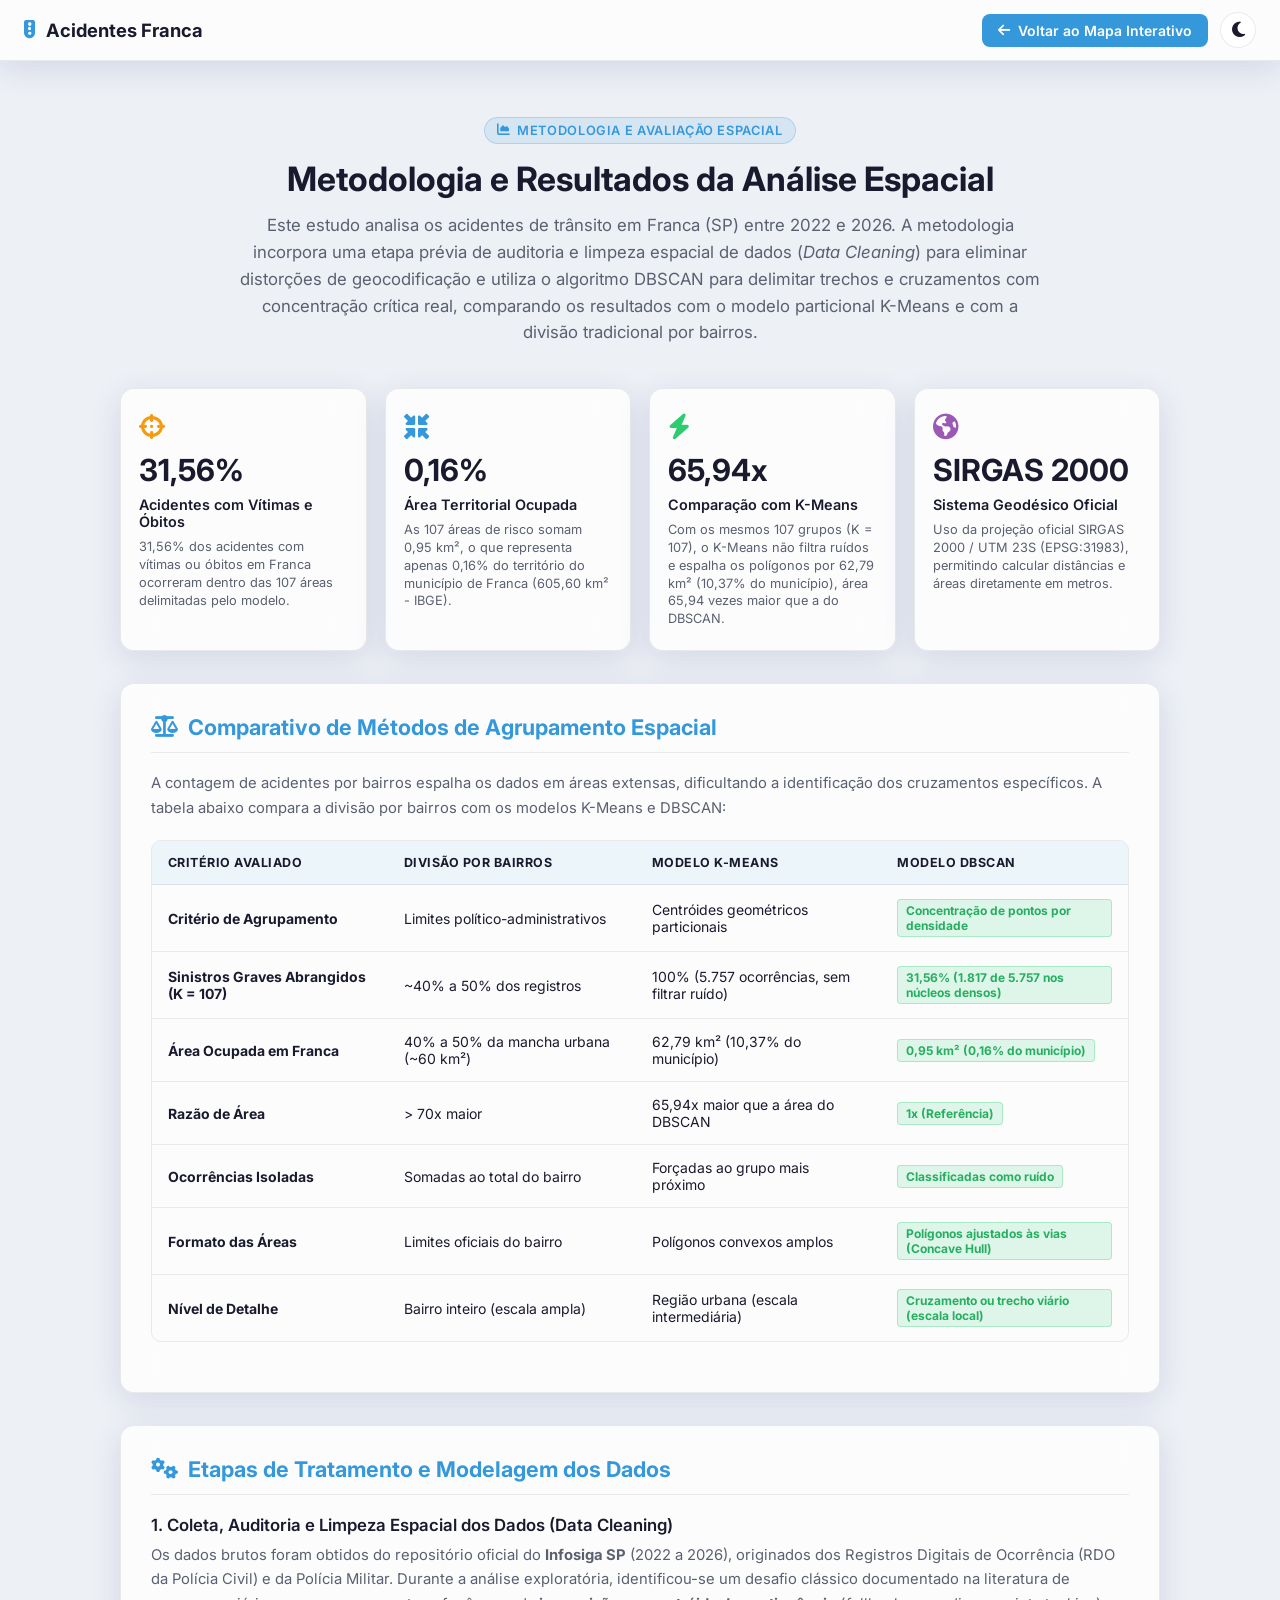
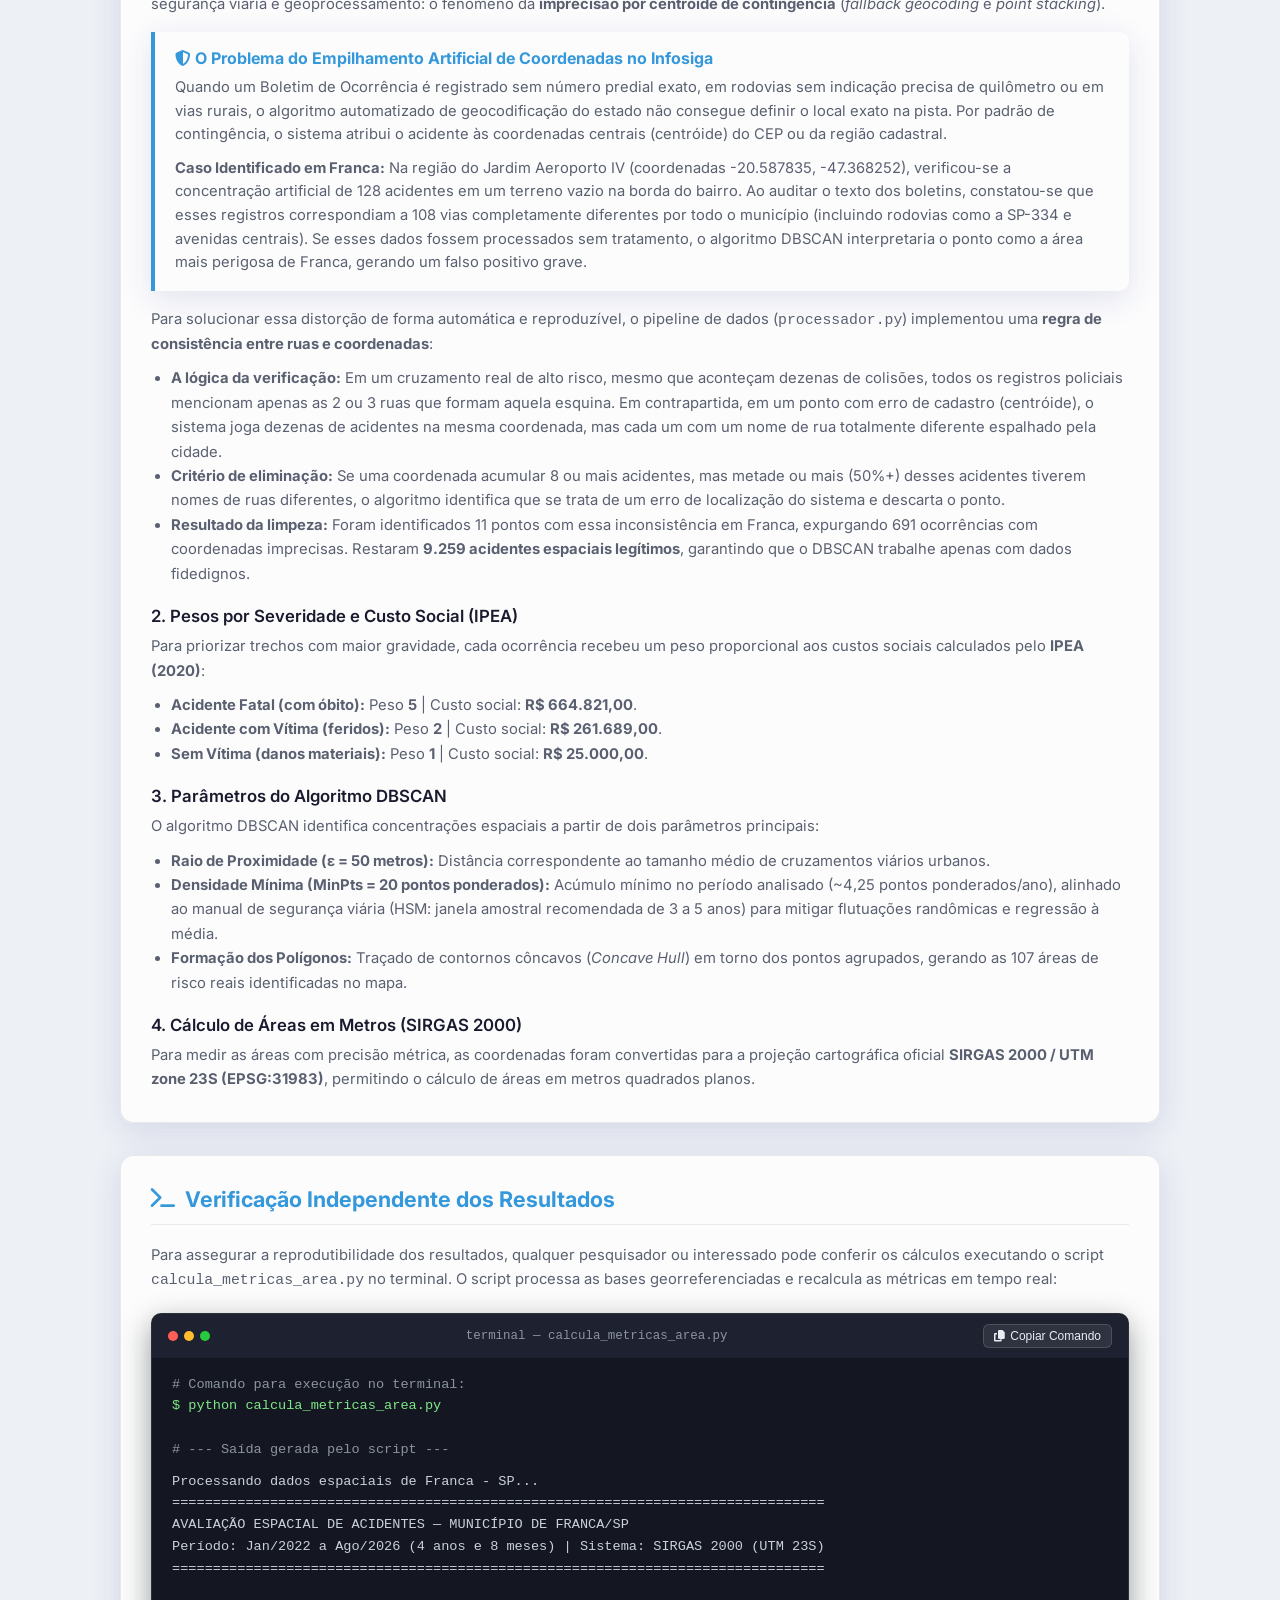
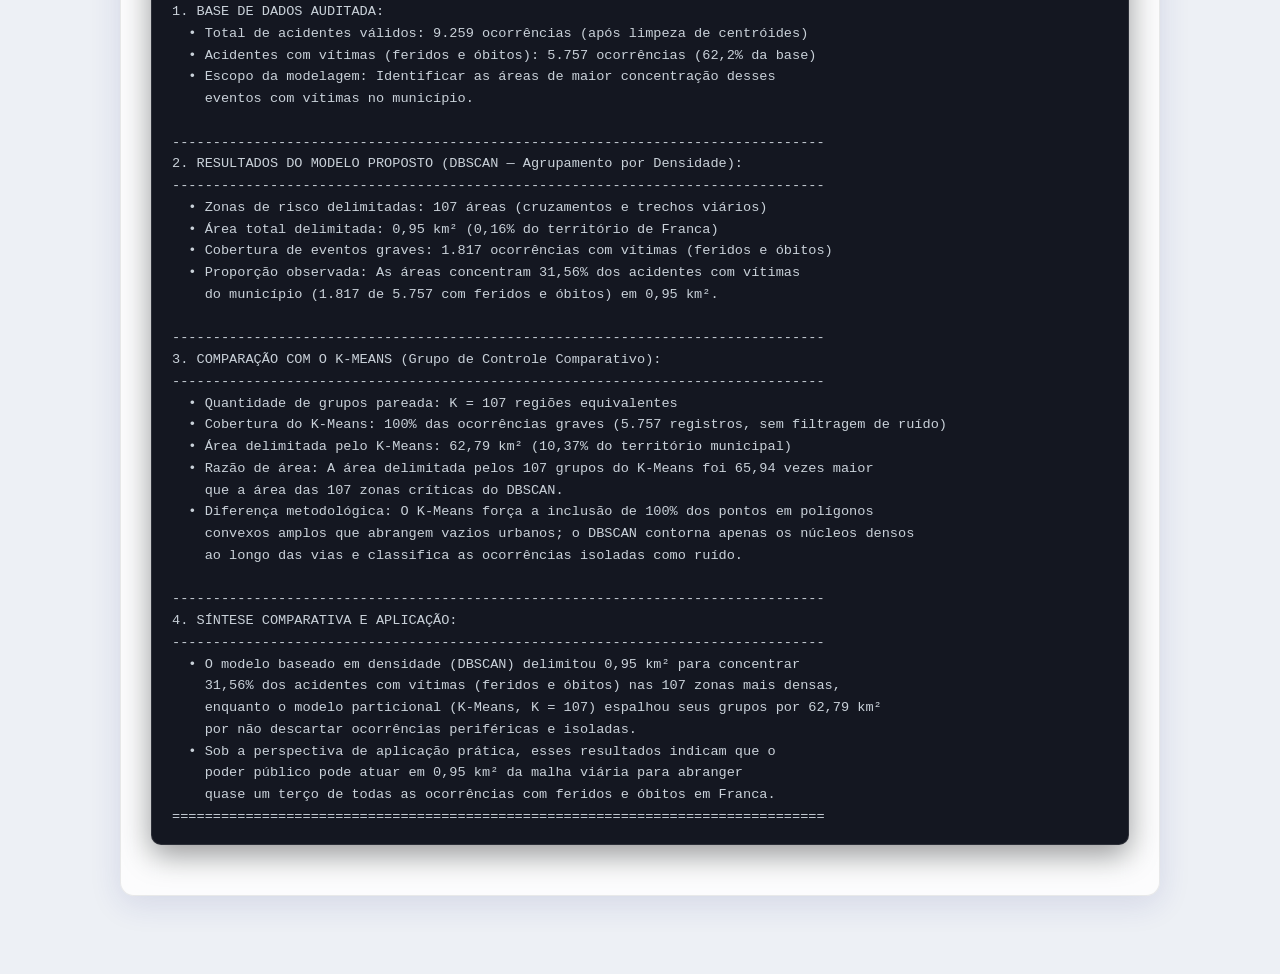
<file: metodologia.html>
<!DOCTYPE html>
<html lang="pt-BR" data-theme="light">
<head>
    <meta charset="UTF-8">
    <meta name="viewport" content="width=device-width, initial-scale=1.0">
    <meta name="description" content="Metodologia Científica e Resultados – Mineração de Dados Espaciais para Segurança Viária (Franca, SP).">
    <title>Metodologia & Resultados – Mineração de Dados Espaciais para Segurança Viária</title>

    <!-- Google Fonts -->
    <link rel="preconnect" href="https://fonts.googleapis.com">
    <link rel="preconnect" href="https://fonts.gstatic.com" crossorigin>
    <link href="https://fonts.googleapis.com/css2?family=Inter:wght@400;600;700&display=swap" rel="stylesheet">

    <!-- FontAwesome Icons -->
    <link rel="stylesheet" href="https://cdnjs.cloudflare.com/ajax/libs/font-awesome/6.4.0/css/all.min.css">

    <!-- App styles -->
    <link rel="stylesheet" href="style.css">
</head>
<body class="page-metodologia">

    <!-- Navegação Superior -->
    <header class="metodologia-nav">
        <a href="index.html" class="nav-brand">
            <i class="fas fa-traffic-light"></i>
            <span>Acidentes Franca</span>
        </a>

        <div class="nav-actions">
            <a href="index.html" class="btn-nav-voltar">
                <i class="fas fa-arrow-left"></i> Voltar ao Mapa Interativo
            </a>
            <button id="theme-toggle" aria-label="Alternar tema claro/escuro" title="Alternar tema">
                <i class="fas fa-moon" id="theme-icon"></i>
            </button>
        </div>
    </header>

    <!-- Conteúdo Principal -->
    <main class="metodologia-container">

        <!-- Hero -->
        <section class="metodologia-hero">
            <div class="badge">
                <i class="fas fa-chart-area"></i> Metodologia e Avaliação Espacial
            </div>
            <h1>Metodologia e Resultados da Análise Espacial</h1>
            <p>
                Este estudo analisa os acidentes de trânsito em Franca (SP) entre 2022 e 2026. 
                A metodologia incorpora uma etapa prévia de auditoria e limpeza espacial de dados (<em>Data Cleaning</em>) 
                para eliminar distorções de geocodificação e utiliza o algoritmo DBSCAN para delimitar trechos e cruzamentos com concentração crítica real, 
                comparando os resultados com o modelo particional K-Means e com a divisão tradicional por bairros.
            </p>
        </section>

        <!-- Indicadores Chave (KPI Cards) -->
        <section class="kpi-grid">
            <div class="kpi-card cobertura">
                <div class="kpi-icon"><i class="fas fa-crosshairs"></i></div>
                <div class="kpi-valor">31,56%</div>
                <div class="kpi-rotulo">Acidentes com Vítimas e Óbitos</div>
                <div class="kpi-desc">
                    31,56% dos acidentes com vítimas ou óbitos em Franca ocorreram dentro das 107 áreas delimitadas pelo modelo.
                </div>
            </div>

            <div class="kpi-card area">
                <div class="kpi-icon"><i class="fas fa-compress-arrows-alt"></i></div>
                <div class="kpi-valor">0,16%</div>
                <div class="kpi-rotulo">Área Territorial Ocupada</div>
                <div class="kpi-desc">
                    As 107 áreas de risco somam 0,95 km², o que representa apenas 0,16% do território do município de Franca (605,60 km² - IBGE).
                </div>
            </div>

            <div class="kpi-card fator">
                <div class="kpi-icon"><i class="fas fa-bolt"></i></div>
                <div class="kpi-valor">65,94x</div>
                <div class="kpi-rotulo">Comparação com K-Means</div>
                <div class="kpi-desc">
                    Com os mesmos 107 grupos (K = 107), o K-Means não filtra ruídos e espalha os polígonos por 62,79 km² (10,37% do município), área 65,94 vezes maior que a do DBSCAN.
                </div>
            </div>

            <div class="kpi-card datum">
                <div class="kpi-icon"><i class="fas fa-globe-americas"></i></div>
                <div class="kpi-valor">SIRGAS 2000</div>
                <div class="kpi-rotulo">Sistema Geodésico Oficial</div>
                <div class="kpi-desc">
                    Uso da projeção oficial SIRGAS 2000 / UTM 23S (EPSG:31983), permitindo calcular distâncias e áreas diretamente em metros.
                </div>
            </div>
        </section>

        <!-- Tabela Comparativa de Abordagens -->
        <section class="secao-conteudo">
            <h2><i class="fas fa-balance-scale"></i> Comparativo de Métodos de Agrupamento Espacial</h2>
            <p>
                A contagem de acidentes por bairros espalha os dados em áreas extensas, dificultando a identificação dos cruzamentos específicos. 
                A tabela abaixo compara a divisão por bairros com os modelos K-Means e DBSCAN:
            </p>

            <div class="tabela-wrapper">
                <table class="tabela-cientifica">
                    <thead>
                        <tr>
                            <th>Critério Avaliado</th>
                            <th>Divisão por Bairros</th>
                            <th>Modelo K-Means</th>
                            <th>Modelo DBSCAN</th>
                        </tr>
                    </thead>
                    <tbody>
                        <tr>
                            <td><strong>Critério de Agrupamento</strong></td>
                            <td>Limites político-administrativos</td>
                            <td>Centróides geométricos particionais</td>
                            <td><span class="tag-destaque dbscan">Concentração de pontos por densidade</span></td>
                        </tr>
                        <tr>
                            <td><strong>Sinistros Graves Abrangidos (K = 107)</strong></td>
                            <td>~40% a 50% dos registros</td>
                            <td>100% (5.757 ocorrências, sem filtrar ruído)</td>
                            <td><span class="tag-destaque dbscan">31,56% (1.817 de 5.757 nos núcleos densos)</span></td>
                        </tr>
                        <tr>
                            <td><strong>Área Ocupada em Franca</strong></td>
                            <td>40% a 50% da mancha urbana (~60 km²)</td>
                            <td>62,79 km² (10,37% do município)</td>
                            <td><span class="tag-destaque dbscan">0,95 km² (0,16% do município)</span></td>
                        </tr>
                        <tr>
                            <td><strong>Razão de Área</strong></td>
                            <td>> 70x maior</td>
                            <td>65,94x maior que a área do DBSCAN</td>
                            <td><span class="tag-destaque dbscan">1x (Referência)</span></td>
                        </tr>
                        <tr>
                            <td><strong>Ocorrências Isoladas</strong></td>
                            <td>Somadas ao total do bairro</td>
                            <td>Forçadas ao grupo mais próximo</td>
                            <td><span class="tag-destaque dbscan">Classificadas como ruído</span></td>
                        </tr>
                        <tr>
                            <td><strong>Formato das Áreas</strong></td>
                            <td>Limites oficiais do bairro</td>
                            <td>Polígonos convexos amplos</td>
                            <td><span class="tag-destaque dbscan">Polígonos ajustados às vias (Concave Hull)</span></td>
                        </tr>
                        <tr>
                            <td><strong>Nível de Detalhe</strong></td>
                            <td>Bairro inteiro (escala ampla)</td>
                            <td>Região urbana (escala intermediária)</td>
                            <td><span class="tag-destaque dbscan">Cruzamento ou trecho viário (escala local)</span></td>
                        </tr>
                    </tbody>
                </table>
            </div>
        </section>

        <!-- Detalhamento das Etapas Metodológicas -->
        <section class="secao-conteudo">
            <h2><i class="fas fa-cogs"></i> Etapas de Tratamento e Modelagem dos Dados</h2>

            <h3>1. Coleta, Auditoria e Limpeza Espacial dos Dados (Data Cleaning)</h3>
            <p>
                Os dados brutos foram obtidos do repositório oficial do <strong>Infosiga SP</strong> (2022 a 2026), originados dos Registros Digitais de Ocorrência (RDO da Polícia Civil) e da Polícia Militar. 
                Durante a análise exploratória, identificou-se um desafio clássico documentado na literatura de segurança viária e geoprocessamento: o fenômeno da <strong>imprecisão por centróide de contingência</strong> (<em>fallback geocoding</em> e <em>point stacking</em>).
            </p>
            <div style="background: var(--bg-card); border-left: 4px solid var(--primary); padding: 16px 20px; border-radius: 0 10px 10px 0; margin: 16px 0; box-shadow: var(--shadow);">
                <h4 style="margin: 0 0 8px 0; color: var(--primary); font-size: 1rem;"><i class="fas fa-shield-alt"></i> O Problema do Empilhamento Artificial de Coordenadas no Infosiga</h4>
                <p style="margin: 0 0 10px 0; font-size: 0.92rem; line-height: 1.6;">
                    Quando um Boletim de Ocorrência é registrado sem número predial exato, em rodovias sem indicação precisa de quilômetro ou em vias rurais, o algoritmo automatizado de geocodificação do estado não consegue definir o local exato na pista. Por padrão de contingência, o sistema atribui o acidente às coordenadas centrais (centróide) do CEP ou da região cadastral.
                </p>
                <p style="margin: 0; font-size: 0.92rem; line-height: 1.6;">
                    <strong>Caso Identificado em Franca:</strong> Na região do Jardim Aeroporto IV (coordenadas -20.587835, -47.368252), verificou-se a concentração artificial de 128 acidentes em um terreno vazio na borda do bairro. Ao auditar o texto dos boletins, constatou-se que esses registros correspondiam a 108 vias completamente diferentes por todo o município (incluindo rodovias como a SP-334 e avenidas centrais). Se esses dados fossem processados sem tratamento, o algoritmo DBSCAN interpretaria o ponto como a área mais perigosa de Franca, gerando um falso positivo grave.
                </p>
            </div>
            <p>
                Para solucionar essa distorção de forma automática e reproduzível, o pipeline de dados (<code>processador.py</code>) implementou uma <strong>regra de consistência entre ruas e coordenadas</strong>:
            </p>
            <ul>
                <li><strong>A lógica da verificação:</strong> Em um cruzamento real de alto risco, mesmo que aconteçam dezenas de colisões, todos os registros policiais mencionam apenas as 2 ou 3 ruas que formam aquela esquina. Em contrapartida, em um ponto com erro de cadastro (centróide), o sistema joga dezenas de acidentes na mesma coordenada, mas cada um com um nome de rua totalmente diferente espalhado pela cidade.</li>
                <li><strong>Critério de eliminação:</strong> Se uma coordenada acumular 8 ou mais acidentes, mas metade ou mais (50%+) desses acidentes tiverem nomes de ruas diferentes, o algoritmo identifica que se trata de um erro de localização do sistema e descarta o ponto.</li>
                <li><strong>Resultado da limpeza:</strong> Foram identificados 11 pontos com essa inconsistência em Franca, expurgando 691 ocorrências com coordenadas imprecisas. Restaram <strong>9.259 acidentes espaciais legítimos</strong>, garantindo que o DBSCAN trabalhe apenas com dados fidedignos.</li>
            </ul>

            <h3>2. Pesos por Severidade e Custo Social (IPEA)</h3>
            <p>
                Para priorizar trechos com maior gravidade, cada ocorrência recebeu um peso proporcional aos custos sociais calculados pelo <strong>IPEA (2020)</strong>:
            </p>
            <ul>
                <li><strong>Acidente Fatal (com óbito):</strong> Peso <strong>5</strong> | Custo social: <strong>R$ 664.821,00</strong>.</li>
                <li><strong>Acidente com Vítima (feridos):</strong> Peso <strong>2</strong> | Custo social: <strong>R$ 261.689,00</strong>.</li>
                <li><strong>Sem Vítima (danos materiais):</strong> Peso <strong>1</strong> | Custo social: <strong>R$ 25.000,00</strong>.</li>
            </ul>

            <h3>3. Parâmetros do Algoritmo DBSCAN</h3>
            <p>
                O algoritmo DBSCAN identifica concentrações espaciais a partir de dois parâmetros principais:
            </p>
            <ul>
                <li><strong>Raio de Proximidade (&epsilon; = 50 metros):</strong> Distância correspondente ao tamanho médio de cruzamentos viários urbanos.</li>
                <li><strong>Densidade Mínima (MinPts = 20 pontos ponderados):</strong> Acúmulo mínimo no período analisado (~4,25 pontos ponderados/ano), alinhado ao manual de segurança viária (HSM: janela amostral recomendada de 3 a 5 anos) para mitigar flutuações randômicas e regressão à média.</li>
                <li><strong>Formação dos Polígonos:</strong> Traçado de contornos côncavos (<em>Concave Hull</em>) em torno dos pontos agrupados, gerando as 107 áreas de risco reais identificadas no mapa.</li>
            </ul>

            <h3>4. Cálculo de Áreas em Metros (SIRGAS 2000)</h3>
            <p>
                Para medir as áreas com precisão métrica, as coordenadas foram convertidas para a projeção cartográfica oficial <strong>SIRGAS 2000 / UTM zone 23S (EPSG:31983)</strong>, permitindo o cálculo de áreas em metros quadrados planos.
            </p>
        </section>

        <!-- Reprodutibilidade Científica e Terminal -->
        <section class="secao-conteudo">
            <h2><i class="fas fa-terminal"></i> Verificação Independente dos Resultados</h2>
            <p>
                Para assegurar a reprodutibilidade dos resultados, qualquer pesquisador ou interessado pode conferir os cálculos executando o script <code>calcula_metricas_area.py</code> no terminal. O script processa as bases georreferenciadas e recalcula as métricas em tempo real:
            </p>

            <div class="terminal-card">
                <div class="terminal-header">
                    <div class="terminal-dots">
                        <span class="dot-red"></span>
                        <span class="dot-yellow"></span>
                        <span class="dot-green"></span>
                    </div>
                    <div class="terminal-title">terminal — calcula_metricas_area.py</div>
                    <button class="btn-copiar-terminal" onclick="copiarComando()">
                        <i class="fas fa-copy"></i> Copiar Comando
                    </button>
                </div>
                <div class="terminal-body">
                    <span class="comment"># Comando para execução no terminal:</span><br>
                    <span>$ python calcula_metricas_area.py</span><br><br>
                    <span class="comment"># --- Saída gerada pelo script ---</span><br>
                    <div class="output">
                        Processando dados espaciais de Franca - SP...<br>
                        ================================================================================<br>
                        AVALIAÇÃO ESPACIAL DE ACIDENTES — MUNICÍPIO DE FRANCA/SP<br>
                        Período: Jan/2022 a Ago/2026 (4 anos e 8 meses) | Sistema: SIRGAS 2000 (UTM 23S)<br>
                        ================================================================================<br><br>
                        1. BASE DE DADOS AUDITADA:<br>
                        &nbsp;&nbsp;• Total de acidentes válidos: 9.259 ocorrências (após limpeza de centróides)<br>
                        &nbsp;&nbsp;• Acidentes com vítimas (feridos e óbitos): 5.757 ocorrências (62,2% da base)<br>
                        &nbsp;&nbsp;• Escopo da modelagem: Identificar as áreas de maior concentração desses<br>
                        &nbsp;&nbsp;&nbsp;&nbsp;eventos com vítimas no município.<br><br>
                        --------------------------------------------------------------------------------<br>
                        2. RESULTADOS DO MODELO PROPOSTO (DBSCAN — Agrupamento por Densidade):<br>
                        --------------------------------------------------------------------------------<br>
                        &nbsp;&nbsp;• Zonas de risco delimitadas: 107 áreas (cruzamentos e trechos viários)<br>
                        &nbsp;&nbsp;• Área total delimitada: 0,95 km² (0,16% do território de Franca)<br>
                        &nbsp;&nbsp;• Cobertura de eventos graves: 1.817 ocorrências com vítimas (feridos e óbitos)<br>
                        &nbsp;&nbsp;• Proporção observada: As áreas concentram 31,56% dos acidentes com vítimas<br>
                        &nbsp;&nbsp;&nbsp;&nbsp;do município (1.817 de 5.757 com feridos e óbitos) em 0,95 km².<br><br>
                        --------------------------------------------------------------------------------<br>
                        3. COMPARAÇÃO COM O K-MEANS (Grupo de Controle Comparativo):<br>
                        --------------------------------------------------------------------------------<br>
                        &nbsp;&nbsp;• Quantidade de grupos pareada: K = 107 regiões equivalentes<br>
                        &nbsp;&nbsp;• Cobertura do K-Means: 100% das ocorrências graves (5.757 registros, sem filtragem de ruído)<br>
                        &nbsp;&nbsp;• Área delimitada pelo K-Means: 62,79 km² (10,37% do território municipal)<br>
                        &nbsp;&nbsp;• Razão de área: A área delimitada pelos 107 grupos do K-Means foi 65,94 vezes maior<br>
                        &nbsp;&nbsp;&nbsp;&nbsp;que a área das 107 zonas críticas do DBSCAN.<br>
                        &nbsp;&nbsp;• Diferença metodológica: O K-Means força a inclusão de 100% dos pontos em polígonos<br>
                        &nbsp;&nbsp;&nbsp;&nbsp;convexos amplos que abrangem vazios urbanos; o DBSCAN contorna apenas os núcleos densos<br>
                        &nbsp;&nbsp;&nbsp;&nbsp;ao longo das vias e classifica as ocorrências isoladas como ruído.<br><br>
                        --------------------------------------------------------------------------------<br>
                        4. SÍNTESE COMPARATIVA E APLICAÇÃO:<br>
                        --------------------------------------------------------------------------------<br>
                        &nbsp;&nbsp;• O modelo baseado em densidade (DBSCAN) delimitou 0,95 km² para concentrar<br>
                        &nbsp;&nbsp;&nbsp;&nbsp;31,56% dos acidentes com vítimas (feridos e óbitos) nas 107 zonas mais densas,<br>
                        &nbsp;&nbsp;&nbsp;&nbsp;enquanto o modelo particional (K-Means, K = 107) espalhou seus grupos por 62,79 km²<br>
                        &nbsp;&nbsp;&nbsp;&nbsp;por não descartar ocorrências periféricas e isoladas.<br>
                        &nbsp;&nbsp;• Sob a perspectiva de aplicação prática, esses resultados indicam que o<br>
                        &nbsp;&nbsp;&nbsp;&nbsp;poder público pode atuar em 0,95 km² da malha viária para abranger<br>
                        &nbsp;&nbsp;&nbsp;&nbsp;quase um terço de todas as ocorrências com feridos e óbitos em Franca.<br>
                        ================================================================================
                    </div>
                </div>
            </div>
        </section>

    </main>

    <script>
        // Sincronização e alternância de Tema (Claro / Escuro)
        const html = document.documentElement;
        const btnTema = document.getElementById('theme-toggle');
        const themeIcon = document.getElementById('theme-icon');

        const aplicarTema = (tema) => {
            html.setAttribute('data-theme', tema);
            if (themeIcon) {
                themeIcon.className = (tema === 'dark') ? 'fas fa-sun' : 'fas fa-moon';
            }
        };

        const temaSalvo = localStorage.getItem('theme') || 'light';
        aplicarTema(temaSalvo);

        btnTema.addEventListener('click', () => {
            const estavaDark = html.getAttribute('data-theme') === 'dark';
            const novoTema = estavaDark ? 'light' : 'dark';
            localStorage.setItem('theme', novoTema);
            aplicarTema(novoTema);
        });

        // Copiar comando do terminal
        function copiarComando() {
            const comando = 'python calcula_metricas_area.py';
            navigator.clipboard.writeText(comando).then(() => {
                const btn = document.querySelector('.btn-copiar-terminal');
                btn.innerHTML = '<i class="fas fa-check"></i> Copiado!';
                setTimeout(() => {
                    btn.innerHTML = '<i class="fas fa-copy"></i> Copiar Comando';
                }, 2000);
            });
        }
    </script>
</body>
</html>
</file>
<file: style.css>
/* =========================================================
   Mineração de Dados Espaciais para Segurança Viária | TCC
   Design: Glassmorphism + Tema Claro/Escuro + Responsivo
   ========================================================= */

/* ------- Google Font Import ------- */
@import url('https://fonts.googleapis.com/css2?family=Inter:wght@400;600;700&display=swap');

/* ------- Reset ------- */
*, *::before, *::after {
    margin: 0;
    padding: 0;
    box-sizing: border-box;
}

/* ------- Design Tokens (Tema Claro) ------- */
:root {
    --bg:          #edf0f5;
    --panel-bg:    rgba(255, 255, 255, 0.80);
    --panel-blur:  16px;
    --text:        #1a1a2e;
    --text-muted:  #5a6070;
    --primary:     #3498db;
    --primary-dk:  #2176ae;
    --fatal:       #e74c3c;
    --vitima:      #f39c12;
    --sem:         #2ecc71;
    --border:      rgba(0, 0, 0, 0.08);
    --shadow:      0 8px 32px rgba(31, 38, 135, 0.12);
    --radius:      14px;
    --transition:  0.3s ease;
}

/* ------- Tema Escuro ------- */
[data-theme="dark"] {
    --bg:         #0f1117;
    --panel-bg:   rgba(22, 24, 35, 0.85);
    --text:       #e8eaf6;
    --text-muted: #9ea3b0;
    --primary:    #4fa3e0;
    --primary-dk: #3498db;
    --border:     rgba(255, 255, 255, 0.08);
    --shadow:     0 8px 32px rgba(0, 0, 0, 0.5);
}

/* ------- Body ------- */
body {
    background: var(--bg);
    color: var(--text);
    font-family: 'Inter', Arial, sans-serif;
    transition: background var(--transition), color var(--transition);
    height: 100dvh;
    overflow: hidden;
}

/* ------- Layout Principal ------- */
.container {
    display: flex;
    height: 100dvh;
    width: 100vw;
    overflow: hidden;
}

/* =========================================================
   PAINEL LATERAL (Glassmorphism)
   ========================================================= */
.painel-filtros {
    width: 300px;
    min-width: 300px;
    background: var(--panel-bg);
    backdrop-filter: blur(var(--panel-blur));
    -webkit-backdrop-filter: blur(var(--panel-blur));
    border-right: 1px solid var(--border);
    box-shadow: var(--shadow);
    padding: 20px 16px;
    display: flex;
    flex-direction: column;
    gap: 14px;
    overflow-y: auto;
    z-index: 1000;
    transition: all var(--transition);
}

.painel-filtros.collapsed {
    margin-left: -300px;
    visibility: hidden;
}

/* Botão Hamburguer flutuante */
.btn-hamburger {
    position: absolute;
    top: 15px;
    left: 315px;
    z-index: 1001;
    background: var(--primary);
    color: #ffffff;
    border: none;
    border-radius: 50%;
    width: 48px;
    height: 48px;
    font-size: 1.25rem;
    cursor: pointer;
    display: flex;
    align-items: center;
    justify-content: center;
    box-shadow: 0 4px 12px rgba(52, 152, 219, 0.4);
    transition: all var(--transition);
}

.btn-hamburger:hover {
    background: var(--primary-dk);
    color: #ffffff;
    transform: scale(1.1);
}

.painel-filtros.collapsed + .btn-hamburger {
    left: 15px;
}

/* Scrollbar fina no painel */
.painel-filtros::-webkit-scrollbar { width: 4px; }
.painel-filtros::-webkit-scrollbar-track { background: transparent; }
.painel-filtros::-webkit-scrollbar-thumb { background: var(--primary); border-radius: 2px; }

/* ------- Cabeçalho do painel ------- */
.painel-header {
    display: flex;
    align-items: center;
    justify-content: space-between;
    margin-bottom: 4px;
}

.painel-titulo {
    font-size: 1rem;
    font-weight: 700;
    color: var(--text);
    line-height: 1.3;
}

#theme-toggle {
    background: var(--panel-bg);
    color: var(--text);
    border: 1px solid var(--border);
    border-radius: 50%;
    width: 36px;
    height: 36px;
    font-size: 1.1rem;
    cursor: pointer;
    display: flex;
    align-items: center;
    justify-content: center;
    transition: background var(--transition), color var(--transition), transform 0.2s;
    flex-shrink: 0;
}
#theme-toggle:hover { transform: scale(1.12); }

/* ------- Título de seção ------- */
.painel-filtros h2 {
    font-size: 0.75rem;
    font-weight: 700;
    letter-spacing: 0.08em;
    text-transform: uppercase;
    color: var(--primary);
    border-bottom: 2px solid var(--primary);
    padding-bottom: 6px;
}

/* ------- Grupos de filtro ------- */
.grupo-filtro {
    display: flex;
    flex-direction: column;
    gap: 5px;
}

.grupo-filtro label {
    font-weight: 600;
    font-size: 0.875rem; /* Aumentado para melhor legibilidade */
    color: var(--text-muted);
}

.grupo-filtro select {
    padding: 8px 10px;
    border: 1.5px solid var(--border);
    border-radius: 8px;
    font-size: 0.9rem;
    background: var(--panel-bg);
    color: var(--text);
    appearance: none;
    background-image: url("data:image/svg+xml,%3Csvg xmlns='http://www.w3.org/2000/svg' width='12' height='12' viewBox='0 0 12 12'%3E%3Cpath fill='%233498db' d='M6 8L1 3h10z'/%3E%3C/svg%3E");
    background-repeat: no-repeat;
    background-position: right 10px center;
    padding-right: 28px;
    cursor: pointer;
    transition: border-color var(--transition), box-shadow var(--transition);
}
.grupo-filtro select:focus {
    outline: none;
    border-color: var(--primary);
    box-shadow: 0 0 0 3px rgba(52, 152, 219, 0.2);
}

/* Label com checkbox */
.label-checkbox {
    display: flex;
    align-items: center;
    gap: 8px;
    font-weight: 600;
    font-size: 0.85rem;
    color: var(--text-muted);
    cursor: pointer;
}
.label-checkbox input[type="checkbox"] {
    width: 16px;
    height: 16px;
    accent-color: var(--primary);
    cursor: pointer;
}

/* ------- Botões de Ação ------- */
.acoes-filtros {
    display: flex;
    gap: 8px;
    margin-top: 4px;
}

#btn-aplicar-filtros {
    flex: 2;
    background: linear-gradient(135deg, var(--primary), var(--primary-dk));
    color: #fff;
    border: none;
    padding: 11px;
    font-size: 0.9rem;
    font-weight: 700;
    border-radius: 8px;
    cursor: pointer;
    letter-spacing: 0.03em;
    box-shadow: 0 4px 12px rgba(52, 152, 219, 0.35);
    transition: opacity var(--transition), transform 0.15s;
    display: flex;
    align-items: center;
    justify-content: center;
    gap: 6px;
}
#btn-aplicar-filtros:hover  { opacity: 0.92; }
#btn-aplicar-filtros:active { transform: scale(0.97); }

.btn-secundario {
    flex: 1;
    background: transparent;
    color: var(--text);
    border: 1.5px solid var(--border);
    padding: 11px;
    font-size: 0.85rem;
    font-weight: 600;
    border-radius: 8px;
    cursor: pointer;
    transition: all var(--transition);
    display: flex;
    align-items: center;
    justify-content: center;
    gap: 6px;
}
.btn-secundario:hover {
    background: var(--border);
}
.btn-secundario:active { transform: scale(0.97); }

.btn-exportar {
    width: 100%;
    margin-top: -5px;
    font-size: 0.85rem;
}

/* ------- Botão Texto (Header) ------- */
.header-actions {
    display: flex;
    justify-content: flex-start;
    margin-top: -5px;
    margin-bottom: 5px;
}

.btn-metodologia {
    background: rgba(52, 152, 219, 0.12);
    color: var(--primary);
    border: 1px solid rgba(52, 152, 219, 0.3);
    border-radius: 8px;
    font-size: 0.8rem;
    font-weight: 600;
    text-decoration: none;
    display: inline-flex;
    align-items: center;
    gap: 6px;
    padding: 6px 12px;
    transition: all var(--transition);
}
.btn-metodologia:hover {
    background: var(--primary);
    color: #ffffff;
    transform: translateY(-1px);
    box-shadow: 0 4px 12px rgba(52, 152, 219, 0.3);
}

/* ------- Contador e Métricas ------- */
.contador {
    text-align: center;
    font-size: 0.8rem;
    color: var(--text-muted);
    background: var(--border);
    border-radius: 6px;
    padding: 6px;
}

.spacer {
    flex-grow: 1;
}

.metricas-discretas {
    font-size: 0.7rem;
    text-align: center;
    opacity: 0.4;
    font-weight: 400;
    margin-top: 10px;
    padding-top: 10px;
    border-top: 1px dashed var(--border);
    color: var(--text-muted);
}

/* ------- Gráfico ------- */
#chart-container {
    width: 100%;
    padding: 6px 0 0;
    flex-shrink: 0;
}

/* =========================================================
   TILES DO MAPA – filtro escuro via CSS (sem API key)
   Inverte as cores do OSM e aplica rotação de matiz para
   criar um mapa de fundo escuro de forma gratuita.
   ========================================================= */
.tile-escuro {
    filter: invert(100%) hue-rotate(180deg) brightness(90%) contrast(88%) saturate(0.8);
}

/* Mapa */
#mapa {
    flex: 1;
    height: 100%;
    z-index: 1;
}

/* =========================================================
   POPUP CUSTOMIZADO (Infosiga style)
   O conteúdo do popup usa cores inline explícitas no JS.
   Aqui garantimos que o wrapper do Leaflet não sobreponha.
   ========================================================= */
.custom-popup-infosiga .leaflet-popup-content-wrapper {
    padding: 0;
    overflow: hidden;
    border-radius: 12px;
    box-shadow: 0 8px 24px rgba(0,0,0,0.18);
    background: transparent;  /* deixa o div interno controlar a cor */
    border: none;
}

.custom-popup-infosiga .leaflet-popup-content {
    margin: 0;
    line-height: 1.5;
}

/* Seta do popup – tema claro */
.custom-popup-infosiga .leaflet-popup-tip {
    background: #ffffff;
}

/* Seta do popup – tema escuro */
[data-theme="dark"] .custom-popup-infosiga .leaflet-popup-tip {
    background: #1e2030;
}

/* Botão X de fechar popup */
.custom-popup-infosiga .leaflet-popup-close-button {
    color: #fff !important;
    font-size: 18px;
    right: 6px !important;
    top: 6px !important;
}

/* =========================================================
   PÁGINA DEDICADA: METODOLOGIA & BENCHMARK CIENTÍFICO
   ========================================================= */
body.page-metodologia {
    overflow-y: auto !important;
    height: auto !important;
    min-height: 100vh;
}

.metodologia-nav {
    position: sticky;
    top: 0;
    z-index: 1000;
    background: var(--panel-bg);
    backdrop-filter: blur(var(--panel-blur));
    -webkit-backdrop-filter: blur(var(--panel-blur));
    border-bottom: 1px solid var(--border);
    box-shadow: var(--shadow);
    padding: 12px 24px;
    display: flex;
    align-items: center;
    justify-content: space-between;
}

.nav-brand {
    font-size: 1.15rem;
    font-weight: 700;
    color: var(--text);
    display: flex;
    align-items: center;
    gap: 10px;
    text-decoration: none;
}

.nav-brand i {
    color: var(--primary);
}

.nav-actions {
    display: flex;
    align-items: center;
    gap: 12px;
}

.btn-nav-voltar {
    display: inline-flex;
    align-items: center;
    gap: 8px;
    padding: 8px 16px;
    background: var(--primary);
    color: #ffffff;
    border-radius: 8px;
    font-size: 0.875rem;
    font-weight: 600;
    text-decoration: none;
    transition: all var(--transition);
}

.btn-nav-voltar:hover {
    background: var(--primary-dk);
    transform: translateY(-1px);
    box-shadow: 0 4px 12px rgba(52, 152, 219, 0.35);
}

.metodologia-container {
    max-width: 1080px;
    margin: 0 auto;
    padding: 36px 20px 80px 20px;
    display: flex;
    flex-direction: column;
    gap: 32px;
}

/* Hero */
.metodologia-hero {
    text-align: center;
    padding: 20px 0 10px 0;
}

.metodologia-hero .badge {
    display: inline-flex;
    align-items: center;
    gap: 6px;
    padding: 5px 12px;
    background: rgba(52, 152, 219, 0.12);
    color: var(--primary);
    border: 1px solid rgba(52, 152, 219, 0.25);
    border-radius: 20px;
    font-size: 0.8rem;
    font-weight: 600;
    margin-bottom: 14px;
    text-transform: uppercase;
    letter-spacing: 0.05em;
}

.metodologia-hero h1 {
    font-size: 2.1rem;
    font-weight: 700;
    color: var(--text);
    margin-bottom: 12px;
    line-height: 1.25;
}

.metodologia-hero p {
    font-size: 1.05rem;
    color: var(--text-muted);
    max-width: 800px;
    margin: 0 auto;
    line-height: 1.6;
}

/* Grid de KPIs */
.kpi-grid {
    display: grid;
    grid-template-columns: repeat(auto-fit, minmax(230px, 1fr));
    gap: 18px;
}

.kpi-card {
    background: var(--panel-bg);
    backdrop-filter: blur(var(--panel-blur));
    border: 1px solid var(--border);
    border-radius: var(--radius);
    padding: 22px 18px;
    box-shadow: var(--shadow);
    display: flex;
    flex-direction: column;
    gap: 8px;
    position: relative;
    overflow: hidden;
    transition: transform var(--transition), box-shadow var(--transition);
}

.kpi-card:hover {
    transform: translateY(-3px);
    box-shadow: 0 12px 32px rgba(52, 152, 219, 0.15);
}

.kpi-icon {
    font-size: 1.6rem;
    margin-bottom: 4px;
}

.kpi-card.cobertura .kpi-icon { color: var(--vitima); }
.kpi-card.area .kpi-icon { color: var(--primary); }
.kpi-card.fator .kpi-icon { color: var(--sem); }
.kpi-card.datum .kpi-icon { color: #9b59b6; }

.kpi-valor {
    font-size: 1.9rem;
    font-weight: 700;
    color: var(--text);
    line-height: 1.1;
}

.kpi-rotulo {
    font-size: 0.9rem;
    font-weight: 600;
    color: var(--text);
}

.kpi-desc {
    font-size: 0.8rem;
    color: var(--text-muted);
    line-height: 1.4;
}

/* Seções de Conteúdo */
.secao-conteudo {
    background: var(--panel-bg);
    backdrop-filter: blur(var(--panel-blur));
    border: 1px solid var(--border);
    border-radius: var(--radius);
    padding: 30px;
    box-shadow: var(--shadow);
}

.secao-conteudo h2 {
    font-size: 1.35rem;
    font-weight: 700;
    color: var(--primary);
    margin-bottom: 18px;
    display: flex;
    align-items: center;
    gap: 10px;
    border-bottom: 1px solid var(--border);
    padding-bottom: 12px;
}

.secao-conteudo h3 {
    font-size: 1.05rem;
    font-weight: 600;
    color: var(--text);
    margin-top: 20px;
    margin-bottom: 8px;
}

.secao-conteudo p, .secao-conteudo li {
    font-size: 0.925rem;
    color: var(--text-muted);
    line-height: 1.65;
}

.secao-conteudo ul {
    padding-left: 20px;
    margin: 10px 0;
}

/* Tabela Comparativa */
.tabela-wrapper {
    overflow-x: auto;
    margin: 20px 0;
    border-radius: 10px;
    border: 1px solid var(--border);
}

.tabela-cientifica {
    width: 100%;
    border-collapse: collapse;
    font-size: 0.875rem;
    text-align: left;
}

.tabela-cientifica th, .tabela-cientifica td {
    padding: 14px 16px;
    border-bottom: 1px solid var(--border);
}

.tabela-cientifica th {
    background: rgba(52, 152, 219, 0.08);
    color: var(--text);
    font-weight: 700;
    text-transform: uppercase;
    font-size: 0.78rem;
    letter-spacing: 0.04em;
}

.tabela-cientifica tr:last-child td {
    border-bottom: none;
}

.tabela-cientifica tr:hover td {
    background: rgba(52, 152, 219, 0.04);
}

.tag-destaque {
    display: inline-block;
    padding: 3px 8px;
    border-radius: 4px;
    font-size: 0.75rem;
    font-weight: 700;
}

.tag-destaque.dbscan {
    background: rgba(46, 204, 113, 0.15);
    color: #27ae60;
    border: 1px solid rgba(46, 204, 113, 0.3);
}

.tag-destaque.kmeans {
    background: rgba(243, 156, 18, 0.15);
    color: #d68910;
    border: 1px solid rgba(243, 156, 18, 0.3);
}

.tag-destaque.bairros {
    background: rgba(231, 76, 60, 0.15);
    color: #c0392b;
    border: 1px solid rgba(231, 76, 60, 0.3);
}

/* Terminal de Auditoria */
.terminal-card {
    background: #141721;
    border: 1px solid rgba(255, 255, 255, 0.1);
    border-radius: 10px;
    overflow: hidden;
    margin: 20px 0;
    box-shadow: 0 10px 30px rgba(0, 0, 0, 0.4);
}

.terminal-header {
    background: #1e2230;
    padding: 10px 16px;
    display: flex;
    align-items: center;
    justify-content: space-between;
}

.terminal-dots {
    display: flex;
    gap: 6px;
}

.terminal-dots span {
    width: 10px;
    height: 10px;
    border-radius: 50%;
    display: inline-block;
}

.dot-red { background: #ff5f56; }
.dot-yellow { background: #ffbd2e; }
.dot-green { background: #27c93f; }

.terminal-title {
    font-family: monospace;
    font-size: 0.78rem;
    color: #8b949e;
}

.btn-copiar-terminal {
    background: rgba(255, 255, 255, 0.08);
    border: 1px solid rgba(255, 255, 255, 0.15);
    color: #e6edf3;
    padding: 4px 10px;
    border-radius: 6px;
    font-size: 0.75rem;
    cursor: pointer;
    display: flex;
    align-items: center;
    gap: 5px;
    transition: all 0.2s;
}

.btn-copiar-terminal:hover {
    background: var(--primary);
    border-color: var(--primary);
}

.terminal-body {
    padding: 16px 20px;
    font-family: 'Courier New', Courier, monospace;
    font-size: 0.85rem;
    line-height: 1.6;
    color: #7ee787;
    overflow-x: auto;
}

.terminal-body .comment {
    color: #8b949e;
}

.terminal-body .output {
    color: #c9d1d9;
    margin-top: 10px;
}

/* =========================================================
   RESPONSIVIDADE (Mobile-first)
   ========================================================= */
@media (max-width: 768px) {
    .container {
        flex-direction: column-reverse;
    }

    .painel-filtros {
        width: 100%;
        max-height: 42dvh;
        border-right: none;
        border-top: 1px solid var(--border);
        border-radius: 0;
        overflow-y: auto;
        transition: max-height var(--transition), opacity var(--transition);
    }

    .painel-filtros.collapsed {
        margin-left: 0;
        max-height: 0;
        padding-top: 0;
        padding-bottom: 0;
        overflow: hidden;
        visibility: hidden;
        border-top: none;
    }

    .btn-hamburger {
        top: 12px;
        left: 12px;
        width: 42px;
        height: 42px;
        font-size: 1.1rem;
    }

    .painel-filtros.collapsed + .btn-hamburger {
        left: 12px;
    }

    #mapa {
        flex: 1;
        height: 58dvh;
        width: 100%;
    }
}

/* =========================================================
   TOOLTIP CUSTOMIZADO (Instantâneo)
   ========================================================= */
.tooltip-container {
    position: relative;
    display: inline-block;
}

.tooltip-container .tooltip-text {
    visibility: hidden;
    width: 200px;
    background-color: var(--panel-bg);
    color: var(--text);
    text-align: center;
    border-radius: 8px;
    padding: 8px;
    position: absolute;
    z-index: 1005;
    bottom: 125%;
    left: 50%;
    transform: translateX(-50%);
    opacity: 0;
    transition: opacity 0.1s ease-in-out;
    border: 1px solid var(--border);
    box-shadow: var(--shadow);
    font-size: 0.75rem;
    font-weight: 500;
    backdrop-filter: blur(var(--panel-blur));
    -webkit-backdrop-filter: blur(var(--panel-blur));
    pointer-events: none;
}

/* Seta do tooltip */
.tooltip-container .tooltip-text::after {
    content: "";
    position: absolute;
    top: 100%;
    left: 50%;
    margin-left: -5px;
    border-width: 5px;
    border-style: solid;
    border-color: var(--border) transparent transparent transparent;
}

.tooltip-container:hover .tooltip-text {
    visibility: visible;
    opacity: 1;
}
</file>
